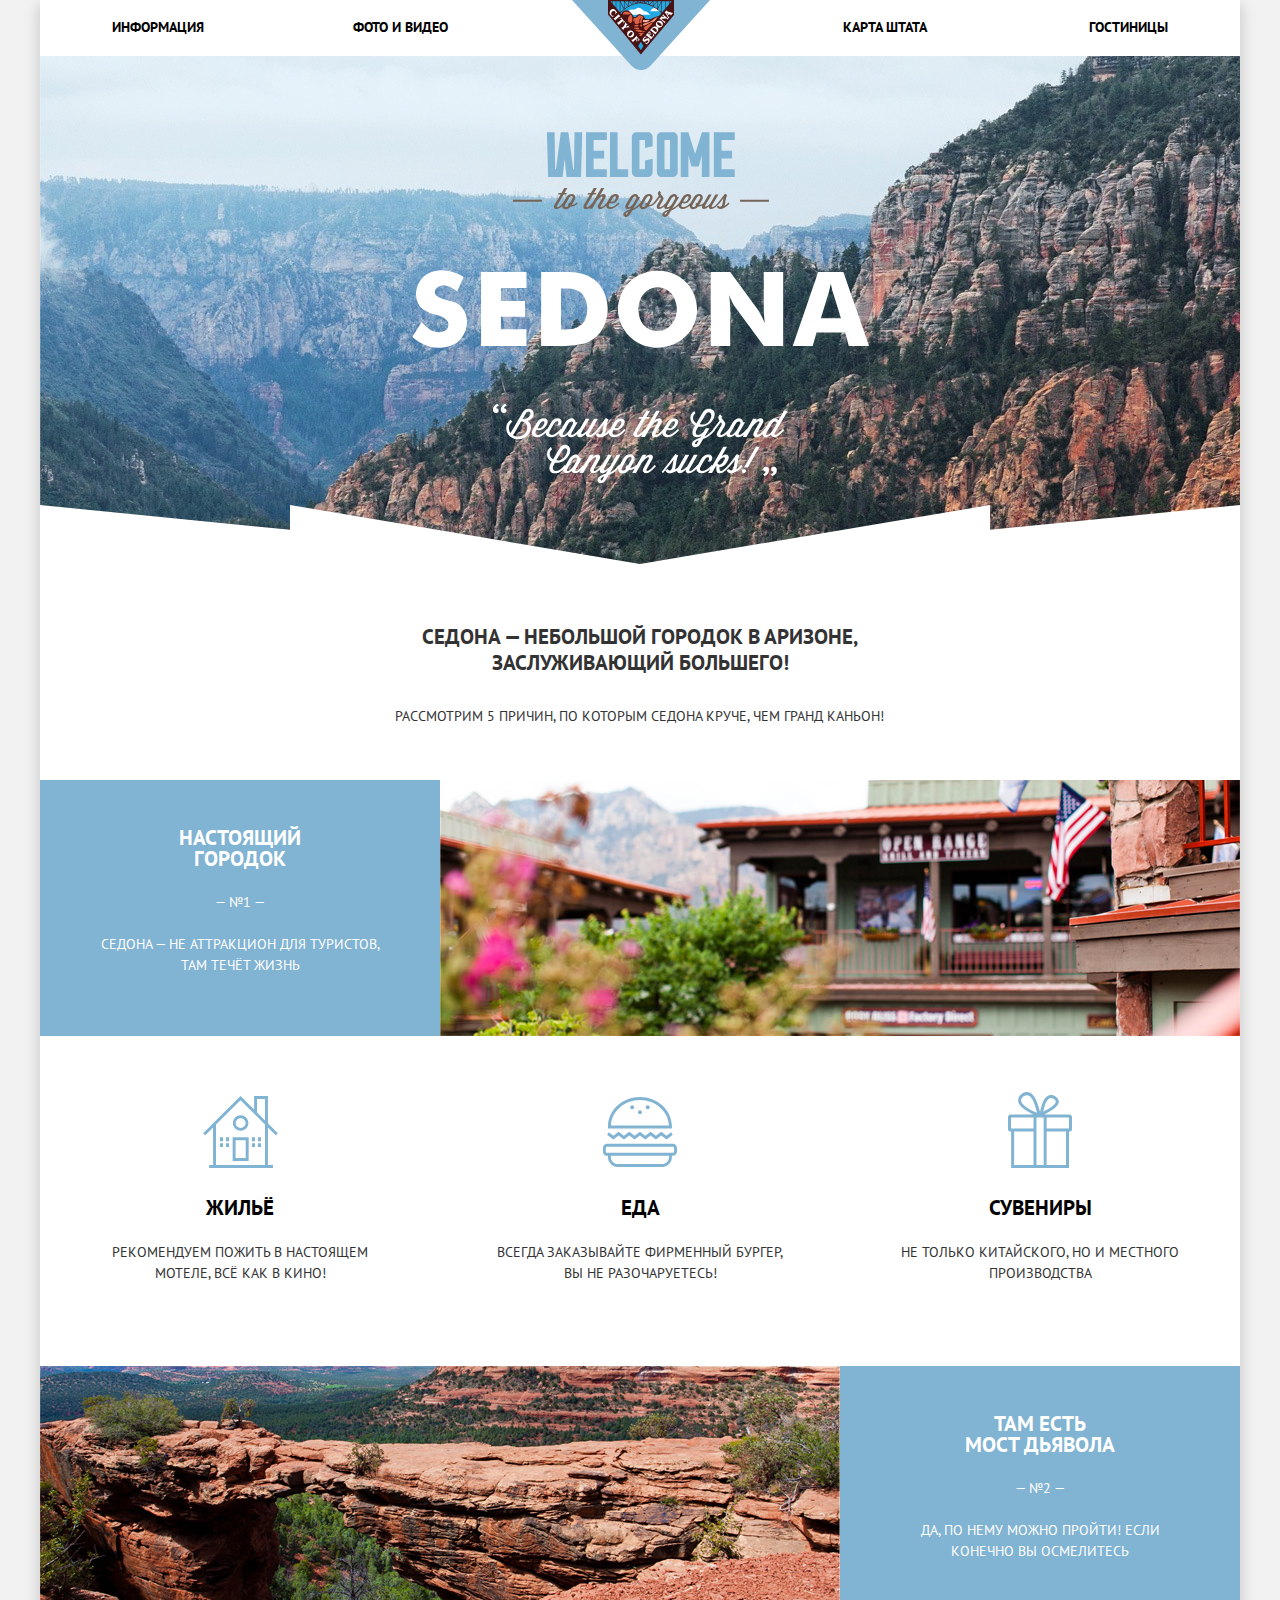
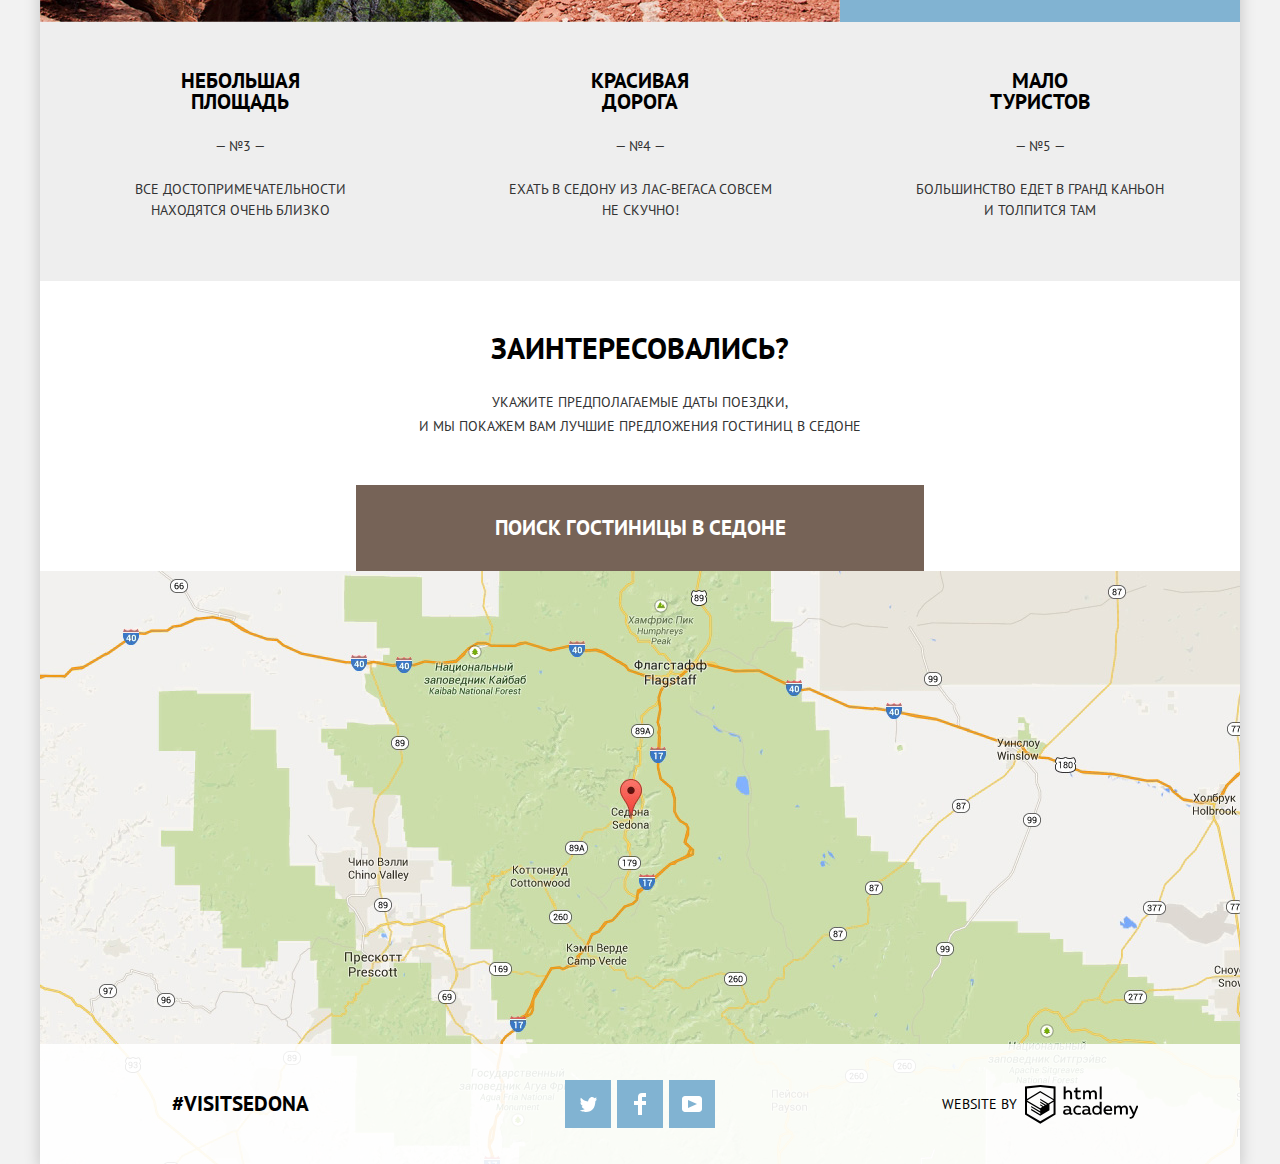
<file: index.html>
<!DOCTYPE html>
<html lang="ru">
  <head>
    <meta charset="utf-8">
    <meta name="keywords" content="Седона, городок, Аризона">
    <meta name="description" content="Седона - небольшой городок в Аризоне, заслуживающий большего">
    <title>HTML Academy: Седона</title>
    <link href="https://fonts.googleapis.com/css?family=PT+Sans:400,700&amp;subset=cyrillic" rel="stylesheet">
    <link href="css/normalize.min.css" rel="stylesheet">
    <link href="css/style.min.css" rel="stylesheet">
  </head>
  <body class="no-js">
    <div class="all-content">
      <header class="main-header">
        <nav class="navigation">
          <a>
            <img src="img/logo-sedona.svg" width="138" height="70" alt="Логотип City of Sedona">
          </a>
          <ul class="navigation__site-navigation">
            <li class="navigation__item">
              <a href="information.html">Информация</a>
            </li>
            <li class="navigation__item">
              <a href="photo-and-video.html">Фото и видео</a>
            </li>
            <li class="navigation__item">
              <a href="state-map.html">Карта штата</a>
            </li>
            <li class="navigation__item">
              <a href="hotels.html">Гостиницы</a>
            </li>
          </ul>
        </nav>
      </header>
      <main>
        <div class="banner">
          <img src="img/intro-welcome.svg" width="458" height="352" alt="Welcome to the gorgeous Sedona, because the Grand canyon sucks">
        </div>
        <section class="intro">
          <h1>Седона — небольшой городок в Аризоне, заслуживающий большего!</h1>
          <p>Рассмотрим 5 причин, по которым Седона круче, чем Гранд Каньон!</p>
        </section>
        <section class="reasons-and-features">
          <div class="single-reason-container">
            <div class="single-reason">
              <h3>Настоящий городок</h3>
              <p class="single-reason__number">&mdash; №1 &mdash;</p>
              <p class="single-reason__explanation">Седона &mdash; не аттракцион для туристов, там течёт жизнь</p>
            </div>
          </div>
          <ul class="features-list">
            <li class="features-list__item">
              <h3>Жильё</h3>
              <p>Рекомендуем пожить в настоящем мотеле, всё как в кино!</p>
            </li>
            <li class="features-list__item">
              <h3>Еда</h3>
              <p>Всегда заказывайте фирменный бургер, вы не разочаруетесь!</p>
            </li>
            <li class="features-list__item">
              <h3>Сувениры</h3>
              <p>Не только китайского, но и местного производства</p>
            </li>
          </ul>
          <div class="single-reason-container">
            <div class="single-reason">
              <h3>Там есть<br> мост дьявола</h3>
              <p class="single-reason__number">&mdash; №2 &mdash;</p>
              <p class="single-reason__explanation">Да, по нему можно пройти! Если конечно вы осмелитесь</p>
          </div>
        </div>
          <ul class="reasons-list">
            <li class="reasons-list__item">
              <h3>Небольшая площадь</h3>
              <p class="reasons-list__number">&mdash; №3 &mdash;</p>
              <p class="reasons-list__explanation">Все достопримечательности находятся очень близко</p>
            </li>
            <li class="reasons-list__item">
              <h3>Красивая дорога</h3>
              <p class="reasons-list__number">&mdash; №4 &mdash;</p>
              <p class="reasons-list__explanation">Ехать в&nbsp;Седону из&nbsp;Лас-Вегаса совсем не&nbsp;скучно!</p>
            </li>
            <li class="reasons-list__item">
              <h3>Мало туристов</h3>
              <p class="reasons-list__number">&mdash; №5 &mdash;</p>
              <p class="reasons-list__explanation">Большинство едет в&nbsp;гранд каньон и&nbsp;толпится там</p>
            </li>
          </ul>
        </section>
        <section class="hotel-search">
          <h2 class="visually-hidden">Поиск гостиницы</h2>
          <b class="hotel-search__bold-text">Заинтересовались?</b>
          <p class="hotel-search__what-to-do">Укажите предполагаемые даты поездки,<br> и мы покажем вам лучшие предложения гостиниц в седоне</p>
          <button class="hotel-search__open-search-button" type="button">Поиск гостиницы в Седоне</button>
        </section>
        <div class="map-and-modal">
          <iframe class="map" src="https://www.google.com/maps/embed?pb=!1m14!1m12!1m3!1d498731.4973305329!2d-111.9262436404703!3d34.7931689787591!2m3!1f0!2f0!3f0!3m2!1i1024!2i768!4f13.1!5e0!3m2!1sru!2sru!4v1549123246517" allowfullscreen></iframe>
          <section class="modal">
            <h2 class="visually-hidden">Форма поиска гостиницы</h2>
            <form class="search-form" action="https://echo.htmlacademy.ru" method="post">
              <div class="date">
                <label class="date__label" for="arrival-date">Дата заезда:</label>
                <div class="date__container">
                  <input id="arrival-date" type="text" name="arrival-date" value="" placeholder="24 апреля 2017">
                  <button  class="date__calendar" type="button" aria-label="Кнопка вызова календаря для указания даты заезда">
                    <svg xmlns="http://www.w3.org/2000/svg" width="21" height="22" viewBox="0 0 21 22">
                      <path d="M19.251 2.025h-2.845V.648c0-.381-.294-.689-.656-.689-.363 0-.656.308-.656.689v1.377h-3.938V.648c0-.381-.294-.689-.655-.689-.363 0-.657.308-.657.689v1.377H5.906V.648c0-.381-.294-.689-.656-.689-.363 0-.657.308-.657.689v1.377H1.75C.784 2.025 0 2.847 0 3.862v16.302C0 21.179.784 22 1.75 22h17.501c.966 0 1.749-.821 1.749-1.836V3.862c0-1.015-.783-1.837-1.749-1.837zm.437 18.139a.448.448 0 0 1-.437.459H1.75a.45.45 0 0 1-.438-.459V3.862a.45.45 0 0 1 .438-.459h2.844v1.378c0 .381.294.689.657.689.362 0 .656-.308.656-.689V3.403h3.938v1.378c0 .381.294.689.657.689.361 0 .655-.308.655-.689V3.403h3.938v1.378c0 .381.293.689.656.689.362 0 .656-.308.656-.689V3.403h2.845c.241 0 .437.206.437.459v16.302z"/>
                      <path d="M4.594 8.225h2.625v2.066H4.594zM4.594 11.668h2.625v2.067H4.594zM4.594 15.112h2.625v2.066H4.594zM9.188 15.112h2.625v2.066H9.188zM9.188 11.668h2.625v2.067H9.188zM9.188 8.225h2.625v2.066H9.188zM13.781 15.112h2.625v2.066h-2.625zM13.781 11.668h2.625v2.067h-2.625zM13.781 8.225h2.625v2.066h-2.625z"/>
                    </svg>
                  </button>
                </div>
              </div>
              <div class="date">
                <label class="date__label" for="departure-date">Дата выезда:</label>
                <div class="date__container">
                  <input id="departure-date" type="text" name="departure-date" value="" placeholder="4 июля 2017">
                  <button  class="date__calendar" type="button"  aria-label="Кнопка вызова календаря для указания даты выезда">
                    <svg xmlns="http://www.w3.org/2000/svg" width="21" height="22" viewBox="0 0 21 22">
                      <path d="M19.251 2.025h-2.845V.648c0-.381-.294-.689-.656-.689-.363 0-.656.308-.656.689v1.377h-3.938V.648c0-.381-.294-.689-.655-.689-.363 0-.657.308-.657.689v1.377H5.906V.648c0-.381-.294-.689-.656-.689-.363 0-.657.308-.657.689v1.377H1.75C.784 2.025 0 2.847 0 3.862v16.302C0 21.179.784 22 1.75 22h17.501c.966 0 1.749-.821 1.749-1.836V3.862c0-1.015-.783-1.837-1.749-1.837zm.437 18.139a.448.448 0 0 1-.437.459H1.75a.45.45 0 0 1-.438-.459V3.862a.45.45 0 0 1 .438-.459h2.844v1.378c0 .381.294.689.657.689.362 0 .656-.308.656-.689V3.403h3.938v1.378c0 .381.294.689.657.689.361 0 .655-.308.655-.689V3.403h3.938v1.378c0 .381.293.689.656.689.362 0 .656-.308.656-.689V3.403h2.845c.241 0 .437.206.437.459v16.302z"/>
                      <path d="M4.594 8.225h2.625v2.066H4.594zM4.594 11.668h2.625v2.067H4.594zM4.594 15.112h2.625v2.066H4.594zM9.188 15.112h2.625v2.066H9.188zM9.188 11.668h2.625v2.067H9.188zM9.188 8.225h2.625v2.066H9.188zM13.781 15.112h2.625v2.066h-2.625zM13.781 11.668h2.625v2.067h-2.625zM13.781 8.225h2.625v2.066h-2.625z"/>
                    </svg>
                  </button>
                </div>
              </div>
              <div class="clients-number">
                <label class="clients-number__label" for="number-of-adults">Взрослые:</label>
                <div class="clients-number__container">
                  <button class="clients-number__count-button clients-number__count-button--minus" type="button">Уменьшить количество</button>
                  <input id="number-of-adults" type="text" name="number-of-adults" value="" placeholder="2">
                  <button class="clients-number__count-button clients-number__count-button--plus" type="button">Увеличить количество</button>
                </div>
              </div>
              <div class="clients-number">
                <label class="clients-number__label clients-number__label--align-right" for="number-of-children">Дети:</label>
                <div class="clients-number__container">
                  <button class="clients-number__count-button clients-number__count-button--minus" type="button">Уменьшить количество</button>
                  <input id="number-of-children" type="text" name="number-of-children" value="" placeholder="0">
                  <button class="clients-number__count-button clients-number__count-button--plus" type="button">Увеличить количество</button>
                </div>
              </div>
              <button class="submit-search-button" type="submit">Найти</button>
            </form>
          </section>
        </div>
      </main>
      <footer class="main-footer main-footer--opacity">
        <p class="hashtag">#visitsedona</p>
        <ul class="footer-social">
          <li class="footer-social__item">
            <a class="footer-social__link footer-social__link--twitter" href="#"><span class="visually-hidden">Twitter</span>
              <svg xmlns="http://www.w3.org/2000/svg" xmlns:xlink="http://www.w3.org/1999/xlink" width="17" height="15" viewBox="0 0 17 15">
                <path fill="#FFF" d="M10.95.144c1.685-.496 2.984.27 3.577 1.179.673-.231 1.331-.481 2.011-.708a2.345 2.345 0 0 1-.857 1.768c.685.17 1.304-.491 1.304-.491-.169 1-1.006 1.788-1.563 2.024-.231 6.75-3.175 11.217-10.077 11.082h-.446c-.41 0-4.164-.46-4.898-1.887 2.271.196 3.893-.422 4.693-1.177-.96-.3-2.679-.477-2.979-2.95.349.106.564.228 1.19.119C1.705 8.247.374 7.53.448 5.33c.285.328 1.067.536 1.34.472C1.085 5.561-.182 2.442.894.85c1.818 1.854 3.735 3.606 7.152 3.773C8.254 2.33 9.183.793 10.95.144z"/>
              </svg>
            </a>
          </li>
          <li class="footer-social__item">
            <a class="footer-social__link footer-social__link--facebook" href="#"><span class="visually-hidden">Facebook</span>
              <svg xmlns="http://www.w3.org/2000/svg" width="12" height="22" viewBox="0 0 12 22">
                <path fill="#FFF" d="M12 4V0H8a4 4 0 0 0-4 4v4H0v4h4v10h4V12h4V8H8V4h4z"/>
              </svg>
            </a>
          </li>
          <li class="footer-social__item">
            <a class="footer-social__link footer-social__link--youtube" href="#"><span class="visually-hidden">Youtube</span>
              <svg xmlns="http://www.w3.org/2000/svg" xmlns:xlink="http://www.w3.org/1999/xlink" width="20" height="16" viewBox="0 0 20 16">
                <path fill="#FFF" d="M17 0H3C1.35 0 0 1.35 0 3v10c0 1.65 1.35 3 3 3h14c1.65 0 3-1.35 3-3V3c0-1.65-1.35-3-3-3zM6.027 11.998V4.002L15.014 8l-8.987 3.998z"/>
              </svg>
            </a>
          </li>
        </ul>
        <p class="footer-copyright">
          <span>Website by</span>
          <a class="footer-copyright__logo-link" href="https://htmlacademy.ru/intensive/htmlcss" aria-label="Ссылка на страницу Htmlacademy">
            <svg id="Layer_1" data-name="Layer 1" xmlns="http://www.w3.org/2000/svg" viewBox="0 0 113 39">
              <title>logo_name</title>
              <path d="M401.93,351.51a2.07,2.07,0,0,0,.58-0.11v1.4a3.41,3.41,0,0,1-1.24.22,1.75,1.75,0,0,1-1.75-1,5.08,5.08,0,0,1-3.3,1.13c-1.59,0-3.06-.87-3.06-2.68,0-2.24,2.08-2.93,3.9-2.93a11.63,11.63,0,0,1,2.28.26v-0.31c0-1.09-.8-1.86-2.3-1.86a7.79,7.79,0,0,0-3.15.67v-1.79a10.72,10.72,0,0,1,3.35-.58c2.48,0,4,1.18,4,3.83v3.14A0.57,0.57,0,0,0,401.93,351.51Zm-6.76-1.19a1.42,1.42,0,0,0,1.64,1.29,3.56,3.56,0,0,0,2.53-1V349.1a10.21,10.21,0,0,0-1.9-.22C396.34,348.89,395.17,349.23,395.17,350.33Z" transform="translate(-355.09 -323.29)" fill="#fff"/>
              <path d="M408.15,343.91a5.29,5.29,0,0,1,2.7.67v1.79a4.28,4.28,0,0,0-2.42-.73,2.89,2.89,0,1,0,0,5.76,5.26,5.26,0,0,0,2.55-.67v1.8a6.58,6.58,0,0,1-2.9.6,4.42,4.42,0,0,1-4.72-4.54A4.54,4.54,0,0,1,408.15,343.91Z" transform="translate(-355.09 -323.29)" fill="#fff"/>
              <path d="M420.93,351.51a2.07,2.07,0,0,0,.58-0.11v1.4a3.41,3.41,0,0,1-1.24.22,1.75,1.75,0,0,1-1.75-1,5.08,5.08,0,0,1-3.3,1.13c-1.59,0-3.06-.87-3.06-2.68,0-2.24,2.08-2.93,3.9-2.93a11.63,11.63,0,0,1,2.28.26v-0.31c0-1.09-.8-1.86-2.3-1.86a7.79,7.79,0,0,0-3.15.67v-1.79a10.72,10.72,0,0,1,3.35-.58c2.48,0,4,1.18,4,3.83v3.14A0.57,0.57,0,0,0,420.93,351.51Zm-6.76-1.19a1.42,1.42,0,0,0,1.64,1.29,3.56,3.56,0,0,0,2.53-1V349.1a10.21,10.21,0,0,0-1.9-.22C415.33,348.89,414.17,349.23,414.17,350.33Z" transform="translate(-355.09 -323.29)" fill="#fff"/>
              <path d="M431.76,340.14V352.9H430v-1.39a4.07,4.07,0,0,1-3.35,1.62,4.62,4.62,0,0,1,0-9.22,4,4,0,0,1,3.15,1.37v-5.14h2ZM427,345.62a2.9,2.9,0,0,0,0,5.8,3,3,0,0,0,2.79-1.84v-2.13A3.06,3.06,0,0,0,427,345.62Z" transform="translate(-355.09 -323.29)" fill="#fff"/>
              <path d="M438.08,343.91c3.48,0,4.68,2.81,4.12,5.34h-6.58c0.22,1.57,1.75,2.22,3.35,2.22a6.41,6.41,0,0,0,2.77-.62v1.68a7.5,7.5,0,0,1-3.14.6c-2.68,0-5-1.53-5-4.61A4.39,4.39,0,0,1,438.08,343.91Zm0.09,1.62a2.39,2.39,0,0,0-2.57,2.26h4.85A2.06,2.06,0,0,0,438.17,345.53Z" transform="translate(-355.09 -323.29)" fill="#fff"/>
              <path d="M444.19,352.9v-8.75h1.73v1.09a4,4,0,0,1,2.92-1.33,3,3,0,0,1,2.73,1.4,4.33,4.33,0,0,1,3.06-1.4,3.21,3.21,0,0,1,3.32,3.52v5.47h-2v-5.41a1.67,1.67,0,0,0-1.73-1.84,2.94,2.94,0,0,0-2.17,1.18c0,0.2,0,.4,0,0.6v5.47h-2v-5.41a1.67,1.67,0,0,0-1.73-1.84,3.11,3.11,0,0,0-2.32,1.35v5.91h-2Z" transform="translate(-355.09 -323.29)" fill="#fff"/>
              <path d="M466.56,344.15h2l-4.1,9.93c-0.95,2.28-2.19,3-3.52,3a5,5,0,0,1-1.15-.15v-1.66a3,3,0,0,0,.89.13c0.95,0,1.66-.67,2.17-2l0.18-.44-4.16-8.82H461l3,6.6Z" transform="translate(-355.09 -323.29)" fill="#fff"/>
              <path d="M395.75,324.82v5a4,4,0,0,1,2.83-1.2,3.41,3.41,0,0,1,3.61,3.57v5.41h-2v-5.16a1.9,1.9,0,0,0-2-2.1,3.08,3.08,0,0,0-2.44,1.46v5.8h-2V324.82h2Z" transform="translate(-355.09 -323.29)" fill="#fff"/>
              <path d="M407.52,325.71v3.12h3.17v1.71h-3.17v4c0,1.15.53,1.53,1.66,1.53a4.71,4.71,0,0,0,1.77-.35v1.68a7.14,7.14,0,0,1-2.35.38,2.68,2.68,0,0,1-3-2.88v-4.38H404v-1.71h1.57v-2.64Z" transform="translate(-355.09 -323.29)" fill="#fff"/>
              <path d="M413.19,337.58v-8.75h1.73v1.09a4,4,0,0,1,2.92-1.33,3,3,0,0,1,2.73,1.4,4.33,4.33,0,0,1,3.06-1.4,3.21,3.21,0,0,1,3.32,3.52v5.47h-2v-5.41a1.67,1.67,0,0,0-1.73-1.84,2.94,2.94,0,0,0-2.17,1.18c0,0.2,0,.4,0,0.6v5.47h-2v-5.41a1.67,1.67,0,0,0-1.73-1.84,3.11,3.11,0,0,0-2.32,1.35v5.91h-2Z" transform="translate(-355.09 -323.29)" fill="#fff"/>
              <rect x="74.72" y="1.52" width="1.95" height="12.76" fill="#fff"/>
              <path d="M370.53,323.31l-0.16,0-15.28,1.6v28L370.37,362l15.28-9.09v-28Zm13.12,28.45-13.28,7.9-13.28-7.9V340.28l13.22,7.87,0,1.43-9.07-5.4v1.38l9.11,5.47,0,1.46-9.1-5.42v1.38l9.11,5.47h0l9.19-5.5v-1.39h0v-4.52l4.1-2.45v11.67Zm0-13.16L380,340.74h0l-1.68,1-8-4.76v1.38l6.84,4.07-0.06,0-0.15.09-1,.57-5.64-3.36v1.38l4.45,2.65-1.05.7,0,0-3.36-2v1.38l2.21,1.3-2.25,1.35-13.16-7.82,13.17-7.92h0Zm0-1.39-13.35-7.87h0l-13.2,7.86v-10.5l13.28-1.39,13.28,1.39v10.51Z" transform="translate(-355.09 -323.29)" fill="#fff"/>
            </svg>
          </a>
        </p>
      </footer>
    </div>
    <script src="js/script.min.js"></script>
  </body>
</html>
</file>
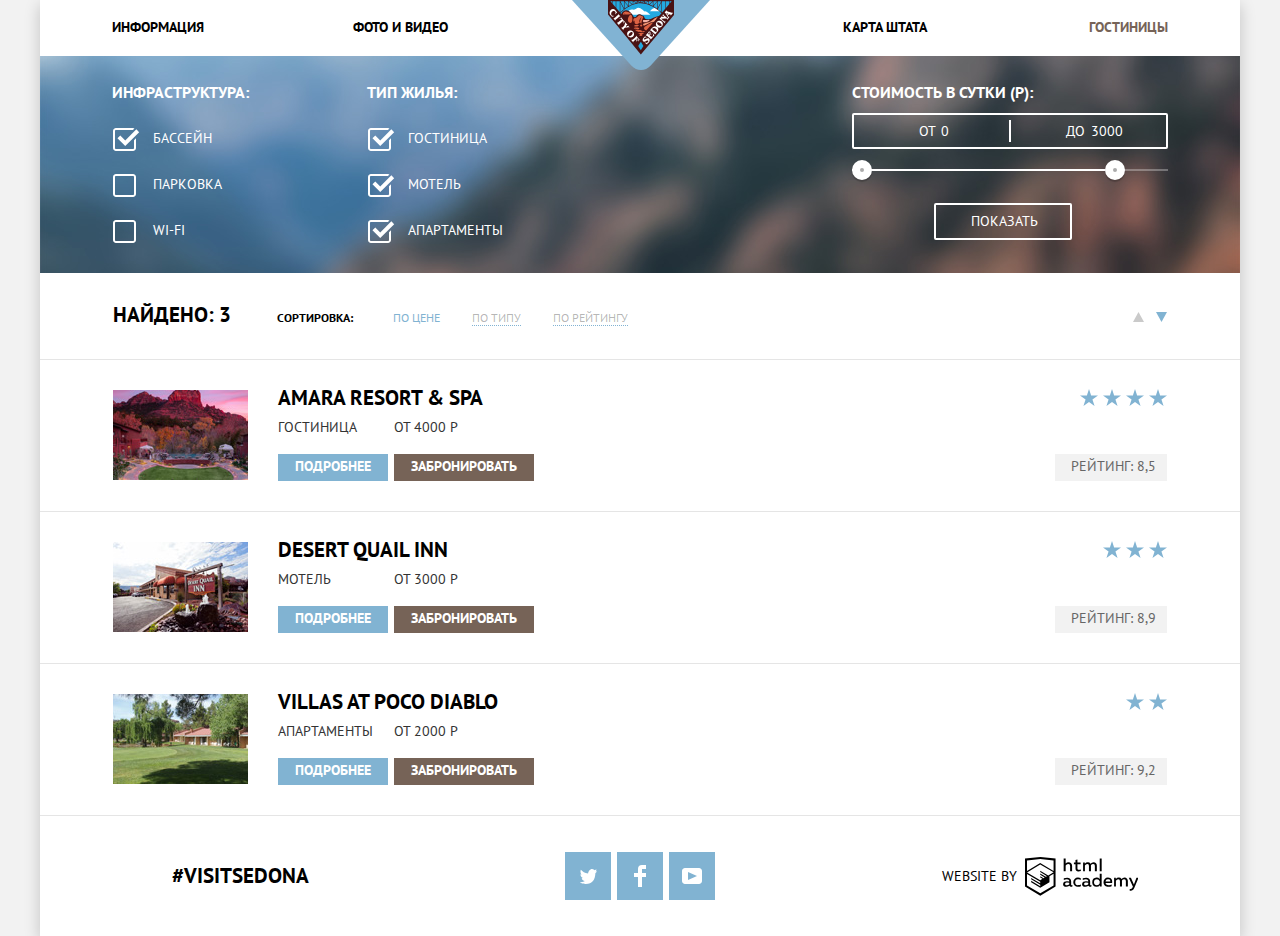
<file: hotels.html>
<!DOCTYPE html>
<html lang="ru">
  <head>
    <meta charset="utf-8">
    <meta name="keywords" content="Седона, гостиницы">
    <meta name="description" content="Поиск гостиниц в Седоне">
    <title>HTML Academy: Седона</title>
    <link href="https://fonts.googleapis.com/css?family=PT+Sans:400,700&amp;subset=cyrillic" rel="stylesheet">
    <link href="css/normalize.min.css" rel="stylesheet">
    <link href="css/style.min.css" rel="stylesheet">
  </head>
  <body>
    <div class="all-content">
      <header class="main-header">
        <nav class="navigation">
          <a href="index.html" aria-label="Ссылка на главную страницу">
            <img src="img/logo-sedona.svg" width="138" height="70" alt="Логотип City of Sedona">
          </a>
          <ul class="navigation__site-navigation">
            <li class="navigation__item">
              <a href="information.html">Информация</a>
            </li>
            <li class="navigation__item">
              <a href="photo-and-video.html">Фото и видео</a>
            </li>
            <li class="navigation__item">
              <a href="state-map.html">Карта штата</a>
            </li>
            <li class="navigation__item navigation__item--current">
              <a href="hotels.html">Гостиницы</a>
            </li>
          </ul>
        </nav>
      </header>
      <main>
        <h1 class="visually-hidden">Поиск гостиниц в Седоне</h1>
        <section class="hotels-search-form">
          <h2 class="visually-hidden">Форма поиска</h2>
          <form class="filter-form" method="get" action="https://echo.htmlacademy.ru">
            <div class="filter-form-part filter-form-part--infrastructure">
              <h3 class="filter-form-part__header">Инфраструктура:</h3>
              <ul  class="filter-form-part__list">
                <li class="filter-form-part__option">
                  <input class="visually-hidden filter-form-part__input-checkbox" type="checkbox" name="pool" id="pool" checked>
                  <label for="pool">Бассейн</label>
                </li>
                <li class="filter-form-part__option">
                  <input class="visually-hidden filter-form-part__input-checkbox" type="checkbox" name="parking" id="parking">
                  <label for="parking">Парковка</label>
                </li>
                <li class="filter-form-part__option">
                  <input class="visually-hidden filter-form-part__input-checkbox" type="checkbox" name="wi-fi" id="wi-fi">
                  <label for="wi-fi">Wi-fi</label>
                </li>
              </ul>
            </div>
            <div class="filter-form-part filter-form-part--residence-type">
              <h3 class="filter-form-part__header">Тип жилья:</h3>
              <ul  class="filter-form-part__list">
                <li class="filter-form-part__option">
                  <input class="visually-hidden filter-form-part__input-checkbox" type="checkbox" name="hotel" id="hotel" checked>
                  <label for="hotel">Гостиница</label>
                </li>
                <li class="filter-form-part__option">
                  <input class="visually-hidden filter-form-part__input-checkbox" type="checkbox" name="motel" id="motel" checked>
                  <label for="motel">Мотель</label>
                </li>
                <li class="filter-form-part__option">
                  <input class="visually-hidden filter-form-part__input-checkbox" type="checkbox" name="apartments" id="apartments" checked>
                  <label for="apartments">Апартаменты</label>
                </li>
              </ul>
            </div>
            <div class="filter-form-part filter-form-part--price-per-day">
              <div class="filter-form-part__choose-price-block">
                <h3 class="filter-form-part__header filter-form-part__header--price-per-day">Стоимость в сутки (р):</h3>
                <div class="filter-form-part__price-controls">
                  <label class="filter-form-part__price">от <input type="text" name="min-price" value="0"></label>
                  <label class="filter-form-part__price">до <input type="text" name="max-price" value="3000"></label>
                </div>
                <div class="filter-form-part__range-controls">
                  <div class="filter-form-part__scale">
                    <div class="filter-form-part__bar"></div>
                  </div>
                  <div class="filter-form-part__range-toggle filter-form-part__range-toggle--min"></div>
                  <div class="filter-form-part__range-toggle filter-form-part__range-toggle--max"></div>
                </div>
              </div>
              <button class="filter-form-part__button-transparent" type="submit">Показать</button>
            </div>
          </form>
        </section>
        <section class="sorting-panel">
          <h2 class="visually-hidden">Фильтры сортировки</h2>
          <p class="founded">Найдено: <output name="number-of-founded-residences">3</output></p>
          <div class="sorting-filters">
            <h3 class="sorting-filters__sorting">Сортировка:</h3>
            <ul class="sorting-filters__list">
              <li class="sorting-filters__item sorting-filters__item--current">
                <a href="#" aria-label="Сортировка по цене">По цене</a>
              </li>
              <li class="sorting-filters__item">
                <a href="#" aria-label="Сортировка по типу">По типу</a>
              </li>
              <li class="sorting-filters__item">
                <a href="#" aria-label="Сортировка по рейтингу">По рейтингу</a>
              </li>
            </ul>
          </div>
          <div class="sorting-arrows">
            <ul class="sorting-arrows__list">
              <li class="sorting-arrows__item">
                <a class="sorting-arrows__arrow" href="#"><span class="visually-hidden">Сортировка по возрастанию</span>
                  <svg xmlns="http://www.w3.org/2000/svg" width="11" height="10" viewBox="0 0 11 10">
                    <path fill="#231F20" d="M5.5 0L0 10h11z"/>
                  </svg>
                </a>
              </li>
              <li class="sorting-arrows__item">
                <a class="sorting-arrows__arrow sorting-arrows__arrow--current" href="#"><span class="visually-hidden">Сортировка по убыванию</span>
                  <svg xmlns="http://www.w3.org/2000/svg" width="11" height="10" viewBox="0 0 11 10">
                    <path fill="#231F20" d="M5.5 10L0 0h11"/>
                  </svg>
                </a>
              </li>
            </ul>
          </div>
        </section>
        <section class="hotel-search-results">
          <h2 class="visually-hidden">Результаты поиска</h2>
          <ul class="hotels-list">
            <li class="hotels-list-item">
              <a class="hotels-list-item__photo-block" href="#" aria-label="Ссылка на страницу отеля Amara resort and spa">
                <img src="img/amara-resort-and-spa.jpg" width="135" height="90" alt="Фотография отеля Amara resort and spa">
              </a>
              <div class="hotels-list-item__info-block">
                <h3 class="hotels-list-item__name">
                  <a href="#">Amara resort &amp; spa</a>
                </h3>
                <div class="hotels-list-item__container">
                  <div class="hotels-list-item__column">
                    <p class="hotels-list-item__info">Гостиница</p>
                    <a class="hotels-list-item__button hotels-list-item__button--details" href="#">Подробнее</a>
                  </div>
                  <div class="hotels-list-item__column">
                    <p class="hotels-list-item__info">От 4000 р</p>
                    <a class="hotels-list-item__button hotels-list-item__button--booking" href="#">Забронировать</a>
                  </div>
                </div>
              </div>
              <div class="hotels-list-item__rating-block">
                <p class="hotels-list-item__star-container" aria-label="Рейтинг - 4 звезды">
                  <span class="hotels-list-item__star"></span>
                  <span class="hotels-list-item__star"></span>
                  <span class="hotels-list-item__star"></span>
                  <span class="hotels-list-item__star"></span>
                </p>
                <p class="hotels-list-item__rating">Рейтинг: 8,5</p>
              </div>
            </li>
            <li class="hotels-list-item">
              <a class="hotels-list-item__photo-block" href="#" aria-label="Ссылка на страницу мотеля Desert quail inn">
                <img src="img/desert-quail-inn.jpg" width="135" height="90" alt="Фотография мотеля Desert quail inn">
              </a>
              <div class="hotels-list-item__info-block">
                <h3 class="hotels-list-item__name">
                  <a href="#">Desert quail inn</a>
                </h3>
                <div class="hotels-list-item__container">
                  <div class="hotels-list-item__column">
                    <p class="hotels-list-item__info">Мотель</p>
                    <a class="hotels-list-item__button hotels-list-item__button--details" href="#">Подробнее</a>
                  </div>
                  <div class="hotels-list-item__column">
                    <p class="hotels-list-item__info">От 3000 р</p>
                    <a class="hotels-list-item__button hotels-list-item__button--booking" href="#">Забронировать</a>
                  </div>
                </div>
              </div>
              <div class="hotels-list-item__rating-block">
                <p class="hotels-list-item__star-container" aria-label="Рейтинг - 3 звезды">
                  <span class="hotels-list-item__star"></span>
                  <span class="hotels-list-item__star"></span>
                  <span class="hotels-list-item__star"></span>
                </p>
                <p class="hotels-list-item__rating">Рейтинг: 8,9</p>
              </div>
            </li>
            <li class="hotels-list-item">
              <a class="hotels-list-item__photo-block" href="#" aria-label="Ссылка на страницу апартаментов Villas at poco diablo">
                <img src="img/villas-at-poco-diablo.jpg" width="135" height="90" alt="Фотография апартаментов Villas at poco diablo">
              </a>
              <div class="hotels-list-item__info-block">
                <h3 class="hotels-list-item__name">
                  <a href="#">Villas at poco diablo</a>
                </h3>
                <div class="hotels-list-item__container">
                  <div class="hotels-list-item__column">
                    <p class="hotels-list-item__info">Апартаменты</p>
                    <a class="hotels-list-item__button hotels-list-item__button--details" href="#">Подробнее</a>
                  </div>
                  <div class="hotels-list-item__column">
                    <p class="hotels-list-item__info">От 2000 р</p>
                    <a class="hotels-list-item__button hotels-list-item__button--booking" href="#">Забронировать</a>
                  </div>
                </div>
              </div>
              <div class="hotels-list-item__rating-block">
                <p class="hotels-list-item__star-container" aria-label="Рейтинг - 2 звезды">
                  <span class="hotels-list-item__star"></span>
                  <span class="hotels-list-item__star"></span>
                </p>
                <p class="hotels-list-item__rating">Рейтинг: 9,2</p>
              </div>
            </li>
          </ul>
        </section>
      </main>
      <footer class="main-footer">
        <p class="hashtag">#visitsedona</p>
        <ul class="footer-social">
          <li class="footer-social__item">
            <a class="footer-social__link footer-social__link--twitter" href="#"><span class="visually-hidden">Twitter</span>
              <svg xmlns="http://www.w3.org/2000/svg" xmlns:xlink="http://www.w3.org/1999/xlink" width="17" height="15" viewBox="0 0 17 15">
                <path fill="#FFF" d="M10.95.144c1.685-.496 2.984.27 3.577 1.179.673-.231 1.331-.481 2.011-.708a2.345 2.345 0 0 1-.857 1.768c.685.17 1.304-.491 1.304-.491-.169 1-1.006 1.788-1.563 2.024-.231 6.75-3.175 11.217-10.077 11.082h-.446c-.41 0-4.164-.46-4.898-1.887 2.271.196 3.893-.422 4.693-1.177-.96-.3-2.679-.477-2.979-2.95.349.106.564.228 1.19.119C1.705 8.247.374 7.53.448 5.33c.285.328 1.067.536 1.34.472C1.085 5.561-.182 2.442.894.85c1.818 1.854 3.735 3.606 7.152 3.773C8.254 2.33 9.183.793 10.95.144z"/>
              </svg>
            </a>
          </li>
          <li class="footer-social__item">
            <a class="footer-social__link footer-social__link--facebook" href="#"><span class="visually-hidden">Facebook</span>
              <svg xmlns="http://www.w3.org/2000/svg" width="12" height="22" viewBox="0 0 12 22">
                <path fill="#FFF" d="M12 4V0H8a4 4 0 0 0-4 4v4H0v4h4v10h4V12h4V8H8V4h4z"/>
              </svg>
            </a>
          </li>
          <li class="footer-social__item">
            <a class="footer-social__link footer-social__link--youtube" href="#"><span class="visually-hidden">Youtube</span>
              <svg xmlns="http://www.w3.org/2000/svg" xmlns:xlink="http://www.w3.org/1999/xlink" width="20" height="16" viewBox="0 0 20 16">
                <path fill="#FFF" d="M17 0H3C1.35 0 0 1.35 0 3v10c0 1.65 1.35 3 3 3h14c1.65 0 3-1.35 3-3V3c0-1.65-1.35-3-3-3zM6.027 11.998V4.002L15.014 8l-8.987 3.998z"/>
              </svg>
            </a>
          </li>
        </ul>
        <p class="footer-copyright">
          <span>Website by</span>
          <a class="footer-copyright__logo-link" href="https://htmlacademy.ru/intensive/htmlcss" aria-label="Ссылка на страницу Htmlacademy">
            <svg id="Layer_1" data-name="Layer 1" xmlns="http://www.w3.org/2000/svg" viewBox="0 0 113 39">
              <title>logo_name</title>
              <path d="M401.93,351.51a2.07,2.07,0,0,0,.58-0.11v1.4a3.41,3.41,0,0,1-1.24.22,1.75,1.75,0,0,1-1.75-1,5.08,5.08,0,0,1-3.3,1.13c-1.59,0-3.06-.87-3.06-2.68,0-2.24,2.08-2.93,3.9-2.93a11.63,11.63,0,0,1,2.28.26v-0.31c0-1.09-.8-1.86-2.3-1.86a7.79,7.79,0,0,0-3.15.67v-1.79a10.72,10.72,0,0,1,3.35-.58c2.48,0,4,1.18,4,3.83v3.14A0.57,0.57,0,0,0,401.93,351.51Zm-6.76-1.19a1.42,1.42,0,0,0,1.64,1.29,3.56,3.56,0,0,0,2.53-1V349.1a10.21,10.21,0,0,0-1.9-.22C396.34,348.89,395.17,349.23,395.17,350.33Z" transform="translate(-355.09 -323.29)" fill="#fff"/>
              <path d="M408.15,343.91a5.29,5.29,0,0,1,2.7.67v1.79a4.28,4.28,0,0,0-2.42-.73,2.89,2.89,0,1,0,0,5.76,5.26,5.26,0,0,0,2.55-.67v1.8a6.58,6.58,0,0,1-2.9.6,4.42,4.42,0,0,1-4.72-4.54A4.54,4.54,0,0,1,408.15,343.91Z" transform="translate(-355.09 -323.29)" fill="#fff"/>
              <path d="M420.93,351.51a2.07,2.07,0,0,0,.58-0.11v1.4a3.41,3.41,0,0,1-1.24.22,1.75,1.75,0,0,1-1.75-1,5.08,5.08,0,0,1-3.3,1.13c-1.59,0-3.06-.87-3.06-2.68,0-2.24,2.08-2.93,3.9-2.93a11.63,11.63,0,0,1,2.28.26v-0.31c0-1.09-.8-1.86-2.3-1.86a7.79,7.79,0,0,0-3.15.67v-1.79a10.72,10.72,0,0,1,3.35-.58c2.48,0,4,1.18,4,3.83v3.14A0.57,0.57,0,0,0,420.93,351.51Zm-6.76-1.19a1.42,1.42,0,0,0,1.64,1.29,3.56,3.56,0,0,0,2.53-1V349.1a10.21,10.21,0,0,0-1.9-.22C415.33,348.89,414.17,349.23,414.17,350.33Z" transform="translate(-355.09 -323.29)" fill="#fff"/>
              <path d="M431.76,340.14V352.9H430v-1.39a4.07,4.07,0,0,1-3.35,1.62,4.62,4.62,0,0,1,0-9.22,4,4,0,0,1,3.15,1.37v-5.14h2ZM427,345.62a2.9,2.9,0,0,0,0,5.8,3,3,0,0,0,2.79-1.84v-2.13A3.06,3.06,0,0,0,427,345.62Z" transform="translate(-355.09 -323.29)" fill="#fff"/>
              <path d="M438.08,343.91c3.48,0,4.68,2.81,4.12,5.34h-6.58c0.22,1.57,1.75,2.22,3.35,2.22a6.41,6.41,0,0,0,2.77-.62v1.68a7.5,7.5,0,0,1-3.14.6c-2.68,0-5-1.53-5-4.61A4.39,4.39,0,0,1,438.08,343.91Zm0.09,1.62a2.39,2.39,0,0,0-2.57,2.26h4.85A2.06,2.06,0,0,0,438.17,345.53Z" transform="translate(-355.09 -323.29)" fill="#fff"/>
              <path d="M444.19,352.9v-8.75h1.73v1.09a4,4,0,0,1,2.92-1.33,3,3,0,0,1,2.73,1.4,4.33,4.33,0,0,1,3.06-1.4,3.21,3.21,0,0,1,3.32,3.52v5.47h-2v-5.41a1.67,1.67,0,0,0-1.73-1.84,2.94,2.94,0,0,0-2.17,1.18c0,0.2,0,.4,0,0.6v5.47h-2v-5.41a1.67,1.67,0,0,0-1.73-1.84,3.11,3.11,0,0,0-2.32,1.35v5.91h-2Z" transform="translate(-355.09 -323.29)" fill="#fff"/>
              <path d="M466.56,344.15h2l-4.1,9.93c-0.95,2.28-2.19,3-3.52,3a5,5,0,0,1-1.15-.15v-1.66a3,3,0,0,0,.89.13c0.95,0,1.66-.67,2.17-2l0.18-.44-4.16-8.82H461l3,6.6Z" transform="translate(-355.09 -323.29)" fill="#fff"/>
              <path d="M395.75,324.82v5a4,4,0,0,1,2.83-1.2,3.41,3.41,0,0,1,3.61,3.57v5.41h-2v-5.16a1.9,1.9,0,0,0-2-2.1,3.08,3.08,0,0,0-2.44,1.46v5.8h-2V324.82h2Z" transform="translate(-355.09 -323.29)" fill="#fff"/>
              <path d="M407.52,325.71v3.12h3.17v1.71h-3.17v4c0,1.15.53,1.53,1.66,1.53a4.71,4.71,0,0,0,1.77-.35v1.68a7.14,7.14,0,0,1-2.35.38,2.68,2.68,0,0,1-3-2.88v-4.38H404v-1.71h1.57v-2.64Z" transform="translate(-355.09 -323.29)" fill="#fff"/>
              <path d="M413.19,337.58v-8.75h1.73v1.09a4,4,0,0,1,2.92-1.33,3,3,0,0,1,2.73,1.4,4.33,4.33,0,0,1,3.06-1.4,3.21,3.21,0,0,1,3.32,3.52v5.47h-2v-5.41a1.67,1.67,0,0,0-1.73-1.84,2.94,2.94,0,0,0-2.17,1.18c0,0.2,0,.4,0,0.6v5.47h-2v-5.41a1.67,1.67,0,0,0-1.73-1.84,3.11,3.11,0,0,0-2.32,1.35v5.91h-2Z" transform="translate(-355.09 -323.29)" fill="#fff"/>
              <rect x="74.72" y="1.52" width="1.95" height="12.76" fill="#fff"/>
              <path d="M370.53,323.31l-0.16,0-15.28,1.6v28L370.37,362l15.28-9.09v-28Zm13.12,28.45-13.28,7.9-13.28-7.9V340.28l13.22,7.87,0,1.43-9.07-5.4v1.38l9.11,5.47,0,1.46-9.1-5.42v1.38l9.11,5.47h0l9.19-5.5v-1.39h0v-4.52l4.1-2.45v11.67Zm0-13.16L380,340.74h0l-1.68,1-8-4.76v1.38l6.84,4.07-0.06,0-0.15.09-1,.57-5.64-3.36v1.38l4.45,2.65-1.05.7,0,0-3.36-2v1.38l2.21,1.3-2.25,1.35-13.16-7.82,13.17-7.92h0Zm0-1.39-13.35-7.87h0l-13.2,7.86v-10.5l13.28-1.39,13.28,1.39v10.51Z" transform="translate(-355.09 -323.29)" fill="#fff"/>
            </svg>
          </a>
        </p>
      </footer>
    </div>
  </body>
</html>
</file>
<file: css/style.min.css>
@-webkit-keyframes bounce{0%{-webkit-transform:translateY(-395px);transform:translateY(-395px);opacity:0}70%{-webkit-transform:translateY(30px);transform:translateY(30px);opacity:.5}90%{-webkit-transform:translateY(-10px);transform:translateY(-10px);opacity:.9}to{-webkit-transform:translateY(0);transform:translateY(0);opacity:1}}@keyframes bounce{0%{-webkit-transform:translateY(-395px);transform:translateY(-395px);opacity:0}70%{-webkit-transform:translateY(30px);transform:translateY(30px);opacity:.5}90%{-webkit-transform:translateY(-10px);transform:translateY(-10px);opacity:.9}to{-webkit-transform:translateY(0);transform:translateY(0);opacity:1}}@-webkit-keyframes shake{0%,to{-webkit-transform:translateX(0);transform:translateX(0)}10%,30%,50%,70%,90%{-webkit-transform:translateX(-10px);transform:translateX(-10px)}20%,40%,60%,80%{-webkit-transform:translateX(10px);transform:translateX(10px)}}@keyframes shake{0%,to{-webkit-transform:translateX(0);transform:translateX(0)}10%,30%,50%,70%,90%{-webkit-transform:translateX(-10px);transform:translateX(-10px)}20%,40%,60%,80%{-webkit-transform:translateX(10px);transform:translateX(10px)}}body{margin:0;padding:0;text-transform:uppercase;color:#333;background-color:#f2f2f2;font-family:"PT Sans",Arial,sans-serif;font-size:14px;font-weight:400;line-height:21px}body.no-js .modal{display:block}a{text-decoration:none}img{max-width:100%;height:auto}.visually-hidden:not(:focus):not(:active),input[type=checkbox].visually-hidden{position:absolute;overflow:hidden;clip:rect(0 0 0 0);width:1px;height:1px;margin:-1px;padding:0;white-space:nowrap;border:0;-webkit-clip-path:inset(100%);clip-path:inset(100%)}input::-ms-clear{display:none}.all-content{position:relative;width:1200px;margin:0 auto;background-color:#fff;-webkit-box-shadow:0 5px 15px 0 rgba(0,1,1,.2);box-shadow:0 5px 15px 0 rgba(0,1,1,.2)}.navigation{width:100%;margin:0;padding:0;color:#000;background-color:#fff;font-size:14px;font-weight:700;line-height:26px}.navigation__site-navigation{display:-webkit-box;display:-ms-flexbox;display:flex;flex-direction:row;margin:0;padding:0 72px;list-style:none;-webkit-box-orient:horizontal;-webkit-box-direction:normal;-ms-flex-direction:row;-ms-flex-wrap:wrap;flex-wrap:wrap}.navigation__item{width:241px;margin:0;padding:14px 0 16px}.navigation__item:nth-child(4n+1){margin-right:0;text-align:left}.navigation__item:nth-child(4n+2){margin-right:auto;text-align:left}.navigation__item:nth-child(4n+3){margin-left:auto;text-align:right}.navigation__item:nth-child(4n+4){margin-left:0;text-align:right}.navigation__item a:link,.navigation__item a:visited{color:#000}.navigation__item a:hover{color:#81b3d2}.navigation__item a:active,.navigation__item a:focus{color:rgba(0,0,0,.3)}.navigation__item--current a:link,.navigation__item--current a:visited{color:#766357}.banner,.main-header{position:relative}.main-header img{position:absolute;z-index:1;top:0;left:50%;margin-left:-68px}.banner{width:100%;height:508px;margin:0;padding:0;background-color:#6c859a;background-image:url(../img/intro-mask.svg),url(../img/background-photo.jpg);background-repeat:no-repeat,no-repeat;background-position:bottom center,top center}.banner img{position:absolute;top:76px;left:50%;margin-left:-228px}.intro{width:100%;background-color:#fff}.intro h1,.intro p{margin:0;padding:60px 378px 0;text-align:center;font-size:21px;font-weight:700;line-height:26px}.intro p{padding:27px 352px 51px 350px;font-size:14px;font-weight:400}.single-reason-container{display:-webkit-box;display:-ms-flexbox;display:flex;flex-direction:row;margin:0;padding:0;-webkit-box-orient:horizontal;-webkit-box-direction:normal;-ms-flex-direction:row}.single-reason-container:first-of-type::after{width:800px;min-height:256px;content:"";background-color:#9d785a;background-image:url(../img/real-city.jpg);background-repeat:no-repeat;background-position:top left;background-size:cover}.single-reason-container:last-of-type::before{width:800px;min-height:256px;content:"";background-color:#825139;background-image:url("../img/devil's-bridge.jpg");background-repeat:no-repeat;background-position:top left;background-size:cover}.single-reason{width:400px;text-align:center;background-color:#81b3d2}.single-reason h3{margin:0;padding:47px 120px 0;color:#fff;font-size:21px;font-weight:700;line-height:21px}.single-reason__explanation,.single-reason__number{margin:0;padding:23px 0 0;color:#fff;font-size:14px;line-height:21px}.single-reason__explanation{padding:21px 48px 59px}.features-list{display:-webkit-box;display:-ms-flexbox;display:flex;flex-direction:row;margin:0;padding:0;list-style:none;-webkit-box-orient:horizontal;-webkit-box-direction:normal;-ms-flex-direction:row;-ms-flex-wrap:wrap;flex-wrap:wrap;-webkit-box-pack:justify;-ms-flex-pack:justify;justify-content:space-between}.features-list__item{position:relative;width:400px;text-align:center;background-color:#fff}.features-list__item:nth-child(1)::before,.features-list__item:nth-child(2)::before,.features-list__item:nth-child(3)::before{position:absolute;top:52px;left:160px;width:80px;height:80px;content:"";background-image:url(../img/icon-1.svg);background-repeat:no-repeat;background-position:50% bottom}.features-list__item:nth-child(2)::before,.features-list__item:nth-child(3)::before{top:51px;background-image:url(../img/icon-3.svg)}.features-list__item:nth-child(3)::before{top:52px;background-image:url(../img/icon-2.svg)}.features-list__item h3{margin:0;padding:161px 0 0;color:#000;font-size:21px;font-weight:700;line-height:21px}.features-list__item p,.reasons-list__item h3{margin:0;padding:24px 55px 82px;color:#333;font-size:14px;line-height:21px}.reasons-list{display:-webkit-box;display:-ms-flexbox;display:flex;flex-direction:row;margin:0;padding:0;list-style:none;-webkit-box-orient:horizontal;-webkit-box-direction:normal;-ms-flex-direction:row;-ms-flex-wrap:wrap;flex-wrap:wrap;-webkit-box-pack:justify;-ms-flex-pack:justify;justify-content:space-between}.reasons-list__item{width:400px;text-align:center;background-color:#eee}.reasons-list__item h3{padding:48px 141px 0;color:#000;font-size:21px;font-weight:700}.reasons-list__explanation,.reasons-list__number{margin:0;padding:24px 0 0;color:#333;font-size:14px;line-height:21px}.reasons-list__explanation{padding:22px 65px 60px;text-align:center}.hotel-search{position:relative;width:100%;margin:0;padding:0;text-align:center;background-color:#fff}.hotel-search__bold-text{display:block;margin:0;padding:49px 0 0;color:#000;font-size:30px;font-weight:700;line-height:36px}.hotel-search__what-to-do{margin:0 0 47px;padding:24px 0 0;color:#333;font-size:14px;line-height:24px}.hotel-search__open-search-button{-webkit-box-sizing:border-box;box-sizing:border-box;width:568px;margin:0;padding:30px 0;text-align:center;vertical-align:middle;text-transform:uppercase;color:#fff;border:0;background-color:#766357;font-size:21px;font-weight:700;line-height:26px}.hotel-search__open-search-button:focus,.hotel-search__open-search-button:hover{background-color:#604e43}.hotel-search__open-search-button:active{color:rgba(255,255,255,.3);background-color:#503e33}.map-and-modal{position:relative;width:100%;height:593px;margin:0;padding:0;background-color:#e0edbb;background-image:url(../img/map.jpg)}.map{display:block;width:100%;height:100%;border:0;background-repeat:no-repeat;background-position:left top}.modal{position:absolute;z-index:1;top:0;left:316px;display:none;-webkit-box-sizing:border-box;box-sizing:border-box;width:568px;margin:0;padding:0 55px;background-color:#fff;-webkit-box-shadow:0 7px 15px 0 rgba(0,1,1,.15);box-shadow:0 7px 15px 0 rgba(0,1,1,.15)}.modal-show{display:block;-webkit-animation:bounce 1s;animation:bounce 1s}.modal-error{-webkit-animation:shake .6s;animation:shake .6s}.date,.search-form{display:-webkit-box;display:-ms-flexbox;display:flex}.search-form{-ms-flex-wrap:wrap;flex-wrap:wrap;-webkit-box-pack:justify;-ms-flex-pack:justify;justify-content:space-between}.date{flex-direction:row;margin:30px 0 0;padding:0;-webkit-box-orient:horizontal;-webkit-box-direction:normal;-ms-flex-direction:row}.date:first-child{margin-top:55px}.date__label{display:block;width:112px;margin:0;padding:6px 0;color:#000;font-size:14px;font-weight:700;line-height:26px}.date__container{position:relative;width:346px;margin:0;padding:0}.date__container input{-webkit-box-sizing:border-box;box-sizing:border-box;width:100%;height:38px;padding:6px 50px 6px 13px;text-transform:uppercase;color:#000;border:0;background-color:#f2f2f2;font-size:14px;font-weight:700;line-height:26px}.date__container input:hover{background-color:#ebebeb}.date__container input:focus{-webkit-box-sizing:border-box;box-sizing:border-box;outline:2px solid #e5e5e5;outline-offset:-2px;background-color:#fff}input::-webkit-input-placeholder{color:#000}input:-ms-input-placeholder,input::-ms-input-placeholder{color:#000}input::placeholder{color:#000}.date__calendar{position:absolute;top:8px;right:9px;margin:0;padding:0;border:0;background-color:transparent}.date__calendar path{fill:#cacaca}.date__calendar:focus path,.date__calendar:hover path{fill:#000}.date__calendar:active path{fill:#81b3d2}.clients-number{display:-webkit-box;display:-ms-flexbox;display:flex;flex-direction:row;margin:30px 0 0;padding:0;-webkit-box-orient:horizontal;-webkit-box-direction:normal;-ms-flex-direction:row}.clients-number__label{display:block;-webkit-box-sizing:border-box;box-sizing:border-box;width:112px;margin:0;padding:6px 0;color:#000;font-size:14px;font-weight:700;line-height:26px}.clients-number__label--align-right{padding-right:28px;text-align:right}.clients-number__container{display:-webkit-box;display:-ms-flexbox;display:flex;width:114px;margin:0;padding:0}.clients-number__container input:hover{background-color:#ebebeb}.clients-number__container input:focus{-webkit-box-sizing:border-box;box-sizing:border-box;outline:2px solid #e5e5e5;outline-offset:-2px;background-color:#fff}.clients-number__container input,.clients-number__count-button{width:38px;height:38px;margin:0;padding:0;border:0;background-color:#f2f2f2}.clients-number__container input{text-align:center;vertical-align:middle;text-transform:uppercase;color:#000;font-weight:700;line-height:26px;font-size:14px}.clients-number__count-button{position:relative;-webkit-box-sizing:border-box;box-sizing:border-box;font-size:0}.clients-number__count-button--minus::before,.clients-number__count-button--plus::after,.clients-number__count-button--plus::before{position:absolute;top:18px;left:13px;width:11px;height:3px;content:"";background-color:#a9a9a9}.clients-number__count-button--plus::after{-webkit-transform:rotate(90deg);-ms-transform:rotate(90deg);transform:rotate(90deg)}.clients-number__count-button--minus:focus::after,.clients-number__count-button--minus:focus::before,.clients-number__count-button--minus:hover::after,.clients-number__count-button--minus:hover::before,.clients-number__count-button--plus:focus::after,.clients-number__count-button--plus:focus::before,.clients-number__count-button--plus:hover::after,.clients-number__count-button--plus:hover::before{background-color:#000}.clients-number__count-button--minus:active::after,.clients-number__count-button--minus:active::before,.clients-number__count-button--plus:active::after,.clients-number__count-button--plus:active::before,.submit-search-button{background-color:#81b3d2}.submit-search-button{display:block;width:100%;margin:53px 0 54px;padding:16px 0;text-align:center;text-transform:uppercase;color:#fff;border:0;font-size:21px;font-weight:700;line-height:26px}.submit-search-button:focus,.submit-search-button:hover{background-color:#669ec0}.submit-search-button:active{color:rgba(255,255,255,.3);background-color:#5496bd}.main-footer{display:-webkit-box;display:-ms-flexbox;display:flex;flex-direction:row;width:100%;margin:0;padding:36px 0;background-color:#fff;-webkit-box-orient:horizontal;-webkit-box-direction:normal;-ms-flex-direction:row;-ms-flex-wrap:wrap;flex-wrap:wrap;-webkit-box-align:center;-ms-flex-align:center;align-items:center;-webkit-box-pack:justify;-ms-flex-pack:justify;justify-content:space-between}.main-footer--opacity{position:absolute;bottom:0;background-color:rgba(255,255,255,.9)}.footer-social,.hashtag{width:400px;margin:0;padding:0}.hashtag{text-align:center;color:#000;font-size:21px;font-weight:700;line-height:26px}.footer-social{display:-webkit-box;display:-ms-flexbox;display:flex;flex-direction:row;list-style:none;-ms-flex-wrap:wrap;flex-wrap:wrap;-webkit-box-orient:horizontal;-webkit-box-direction:normal;-ms-flex-direction:row;-webkit-box-pack:justify;-ms-flex-pack:justify;justify-content:center}.footer-social__item{margin:0 6px 0 0;padding:0;background-color:#81b3d2}.footer-social__item:last-child{margin-right:0;padding:0;background-color:#81b3d2}.footer-social__link{display:-webkit-box;display:-ms-flexbox;display:flex;width:46px;height:48px;-webkit-box-pack:center;-ms-flex-pack:center;justify-content:center;-webkit-box-align:center;-ms-flex-align:center;align-items:center}.footer-social__link:focus,.footer-social__link:hover{background-color:#669ec0}.footer-social__link:active{background-color:#5496bd;fill:rgba(255,255,255,.3)}.footer-social__link:active path{fill:rgba(255,255,255,.3)}.footer-copyright{display:-webkit-box;display:-ms-flexbox;display:flex;width:400px;margin:0;padding:0;color:#000;font-size:14px;line-height:26px;-webkit-box-pack:center;-ms-flex-pack:center;justify-content:center;-webkit-box-align:center;-ms-flex-align:center;align-items:center}.footer-copyright__logo-link{margin-left:8px}.footer-copyright svg{width:113px;height:39px;vertical-align:middle}.footer-copyright__logo-link path,.footer-copyright__logo-link rect{fill:#000}.footer-copyright__logo-link:focus path,.footer-copyright__logo-link:focus rect,.footer-copyright__logo-link:hover path,.footer-copyright__logo-link:hover rect{fill:#81b3d2}.footer-copyright__logo-link:active path,.footer-copyright__logo-link:active rect{fill:#bdbbbc}.hotels-search-form{-webkit-box-sizing:border-box;box-sizing:border-box;width:100%;margin:0;padding:0 72px;background:#425464 url(../img/filter-background.jpg) left -56px}.filter-form{display:-webkit-box;display:-ms-flexbox;display:flex;flex-direction:row;-webkit-box-orient:horizontal;-webkit-box-direction:normal;-ms-flex-direction:row;-webkit-box-pack:start;-ms-flex-pack:start;justify-content:flex-start;-ms-flex-wrap:wrap;flex-wrap:wrap}.filter-form,.filter-form-part{-webkit-box-sizing:border-box;box-sizing:border-box;margin:0;padding:0}.filter-form-part--infrastructure{width:240px}.filter-form-part--residence-type{width:471px;margin-left:15px}.filter-form-part--price-per-day{width:330px}.filter-form-part__header{margin:26px 0 25px;padding:0;color:#fff;font-size:16px;font-weight:700;line-height:21px}.filter-form-part__header--price-per-day{margin-bottom:10px}.filter-form-part__list{margin:0 0 32px;padding:0;list-style:none}.filter-form-part__option{margin-bottom:25px;padding-left:41px}.filter-form-part__option label{position:relative;display:block;cursor:pointer;-webkit-user-select:none;-moz-user-select:none;-ms-user-select:none;user-select:none;color:#fff;font-size:14px;line-height:21px}.filter-form-part__input-checkbox:not(:checked)+label::before{position:absolute;left:-40px;width:23px;height:23px;content:"";background:url(../img/checkbox-off.svg) no-repeat}.filter-form-part__input-checkbox:checked+label::after{position:absolute;left:-40px;width:27px;height:23px;content:"";background:url(../img/checkbox-on.svg) no-repeat}.filter-form-part__input-checkbox:disabled+label::before{background:url(../img/checkbox-off-disabled.svg) no-repeat}.filter-form-part__input-checkbox:checked:disabled+label::after{background:url(../img/checkbox-on-disabled.svg) no-repeat}.filter-form-part__input-checkbox:focus+label{outline:1px dotted #81b3d2}.filter-form-part__choose-price-block{margin-left:14px}.filter-form-part__price-controls{position:relative;margin-bottom:20px;border:2px solid #fff;border-radius:2px;font-size:0}.filter-form-part__price-controls::after{position:absolute;top:50%;left:50%;width:2px;height:22px;content:"";-webkit-transform:translate(-50%,-50%);-ms-transform:translate(-50%,-50%);transform:translate(-50%,-50%);background-color:#fff}.filter-form-part__price{display:inline-block;width:82px;padding-top:5px;padding-bottom:4px;padding-left:65px;cursor:pointer;vertical-align:top;color:#fff;font-size:14px;line-height:21px}.filter-form-part__price-controls input{width:50px;margin:0;color:inherit;border:0;background:0 0;font:inherit}.filter-form-part__range-controls{position:relative;margin-bottom:32px}.filter-form-part__scale{height:2px;background-color:rgba(255,255,255,.3)}.filter-form-part__bar{width:80%;height:2px;background-color:#fff}.filter-form-part__range-toggle{position:absolute;top:-9px;width:4px;height:4px;cursor:pointer;border:8px solid #fff;border-radius:50%;background-color:#ababab;-webkit-box-shadow:0 2px 1px 0 rgba(0,1,1,.2);box-shadow:0 2px 1px 0 rgba(0,1,1,.2)}.filter-form-part__range-toggle:hover{background-color:#ababab}.filter-form-part__range-toggle--min{left:80%}.filter-form-part__button-transparent{display:block;margin:0 auto;padding:6px 32px 6px 35px;cursor:pointer;text-transform:uppercase;color:#fff;border:2px solid #fff;border-radius:2px;background:0 0;font-size:14px;line-height:21px}.filter-form-part__button-transparent:focus,.filter-form-part__button-transparent:hover{color:#000;background-color:#fff}.sorting-panel{display:-webkit-box;display:-ms-flexbox;display:flex;flex-direction:row;width:100%;margin:0;padding:29px 0 31px;-webkit-box-orient:horizontal;-webkit-box-direction:normal;-ms-flex-direction:row;-webkit-box-pack:start;-ms-flex-pack:start;justify-content:flex-start;-webkit-box-align:baseline;-ms-flex-align:baseline;align-items:baseline;-ms-flex-wrap:wrap;flex-wrap:wrap}.founded,.sorting-filters{-webkit-box-sizing:border-box;box-sizing:border-box;padding:0}.founded{color:#000;font-size:21px;font-weight:700;line-height:26px;width:164px;margin:0 0 0 73px}.sorting-filters{display:-webkit-box;display:-ms-flexbox;display:flex;flex-direction:row;width:856px;margin:0;-webkit-box-orient:horizontal;-webkit-box-direction:normal;-ms-flex-direction:row;-webkit-box-pack:start;-ms-flex-pack:start;justify-content:flex-start}.sorting-filters__sorting{margin:0;padding:0;color:#000;font-size:12px;line-height:18px}.sorting-filters__list{display:-webkit-box;display:-ms-flexbox;display:flex;flex-direction:row;margin:0;padding:0;list-style:none;-ms-flex-wrap:wrap;flex-wrap:wrap;-webkit-box-orient:horizontal;-webkit-box-direction:normal;-ms-flex-direction:row;-webkit-box-pack:start;-ms-flex-pack:start;justify-content:flex-start}.sorting-filters__item{margin-left:32px;font-size:12px;line-height:18px}.sorting-filters__item:first-child{margin-left:40px}.sorting-filters__item a:link,.sorting-filters__item a:visited{color:rgba(0,0,0,.3);border-bottom:1px dotted #81b3d2}.sorting-filters__item a:hover{color:#81b3d2}.sorting-filters__item a:active,.sorting-filters__item a:focus{color:rgba(0,0,0);border:0}.sorting-filters__item--current a:link,.sorting-filters__item--current a:visited{color:#81b3d2;border:0}.sorting-arrows{-webkit-box-sizing:border-box;box-sizing:border-box;width:34px;margin:0 73px 0 0;padding:0}.sorting-arrows__list{display:-webkit-box;display:-ms-flexbox;display:flex;flex-direction:row;margin:0;padding:0;list-style:none;-webkit-box-orient:horizontal;-webkit-box-direction:normal;-ms-flex-direction:row;-webkit-box-pack:justify;-ms-flex-pack:justify;justify-content:space-between}.sorting-arrows__item{margin:0;padding:0}.sorting-arrows__button{display:-webkit-box;display:-ms-flexbox;display:flex;width:11px;height:10px;-webkit-box-pack:center;-ms-flex-pack:center;justify-content:center;-webkit-box-align:end;-ms-flex-align:end;align-items:flex-end}.sorting-arrows__arrow:link path,.sorting-arrows__arrow:visited path{fill:rgba(202,202,202)}.sorting-arrows__arrow:hover path{fill:#231f20}.sorting-arrows__arrow:active path,.sorting-arrows__arrow:focus path{fill:#81b3d2}.sorting-arrows__arrow--current:link path,.sorting-arrows__arrow--current:visited path{fill:#81b3d2}.hotels-list{width:100%;margin:0;padding:0;list-style:none}.hotels-list-item{display:-webkit-box;display:-ms-flexbox;display:flex;flex-direction:row;-webkit-box-sizing:border-box;box-sizing:border-box;margin:0;padding-right:73px;padding-left:73px;border-top:1px solid #e5e5e5;-webkit-box-orient:horizontal;-webkit-box-direction:normal;-ms-flex-direction:row;-webkit-box-pack:start;-ms-flex-pack:start;justify-content:flex-start}.hotels-list-item:last-child{border-bottom:1px solid #e5e5e5}.hotels-list-item__photo-block{display:block;width:165px;margin:0;padding:30px 0 25px}.hotels-list-item__info-block{width:650px;margin:0;padding:0}.hotels-list-item__name{margin:0 0 6px;padding:25px 0 0}.hotels-list-item__name,.hotels-list-item__name a:link,.hotels-list-item__name a:visited{color:#000;font-size:21px;font-weight:700;line-height:26px}.hotels-list-item__name a:hover{color:#81b3d2}.hotels-list-item__name a:active,.hotels-list-item__name a:focus{color:rgba(0,0,0,.3)}.hotels-list-item__column,.hotels-list-item__container{display:-webkit-box;display:-ms-flexbox;display:flex;padding:0;-webkit-box-direction:normal}.hotels-list-item__container{width:100%;flex-direction:row;margin:0 0 30px;-webkit-box-orient:horizontal;-ms-flex-direction:row;-webkit-box-pack:start;-ms-flex-pack:start;justify-content:flex-start}.hotels-list-item__column{flex-direction:column;margin:0 6px 0 0;-webkit-box-orient:vertical;-ms-flex-direction:column;-webkit-box-pack:end;-ms-flex-pack:end;justify-content:flex-end;-webkit-box-flex:0;-ms-flex-positive:0;flex-grow:0}.hotels-list-item__info{margin:0;padding:0;color:#333;font-size:14px;font-weight:400;line-height:21px}.hotels-list-item__button:link,.hotels-list-item__button:visited{margin-top:16px;padding:2px 17px 4px;text-align:center;font-size:14px;font-weight:700;line-height:21px}.hotels-list-item__button--details:link,.hotels-list-item__button--details:visited{color:#fff;background-color:#81b3d2}.hotels-list-item__button--details:hover{color:#fff;background-color:#669ec0}.hotels-list-item__button--details:active,.hotels-list-item__button--details:focus{color:rgba(255,255,255,.3);background-color:#5496bd}.hotels-list-item__button--booking:link,.hotels-list-item__button--booking:visited{color:#fff;background-color:#766357}.hotels-list-item__button--booking:hover{color:#fff;background-color:#604e43}.hotels-list-item__button--booking:active,.hotels-list-item__button--booking:focus{color:rgba(255,255,255,.3);background-color:#503e33}.hotels-list-item__rating-block{display:-webkit-box;display:-ms-flexbox;display:flex;flex-direction:column;-webkit-box-orient:vertical;-webkit-box-direction:normal;-ms-flex-direction:column;-ms-flex-preferred-size:241px;flex-basis:241px;-webkit-box-pack:justify;-ms-flex-pack:justify;justify-content:space-between;-webkit-box-align:end;-ms-flex-align:end;align-items:flex-end}.hotels-list-item__star-container{display:-webkit-box;display:-ms-flexbox;display:flex;margin:29px 0 0;padding:0;background-color:#fff;-webkit-box-pack:end;-ms-flex-pack:end;justify-content:flex-end}.hotels-list-item__star{width:18px;height:17px;margin-left:5px;background:url(../img/star.svg) no-repeat}.hotels-list-item__rating{margin:0 0 30px;padding:2px 11px 4px 16px;color:#666;background-color:#f2f2f2;font-size:14px;font-weight:400;line-height:21px}
</file>
